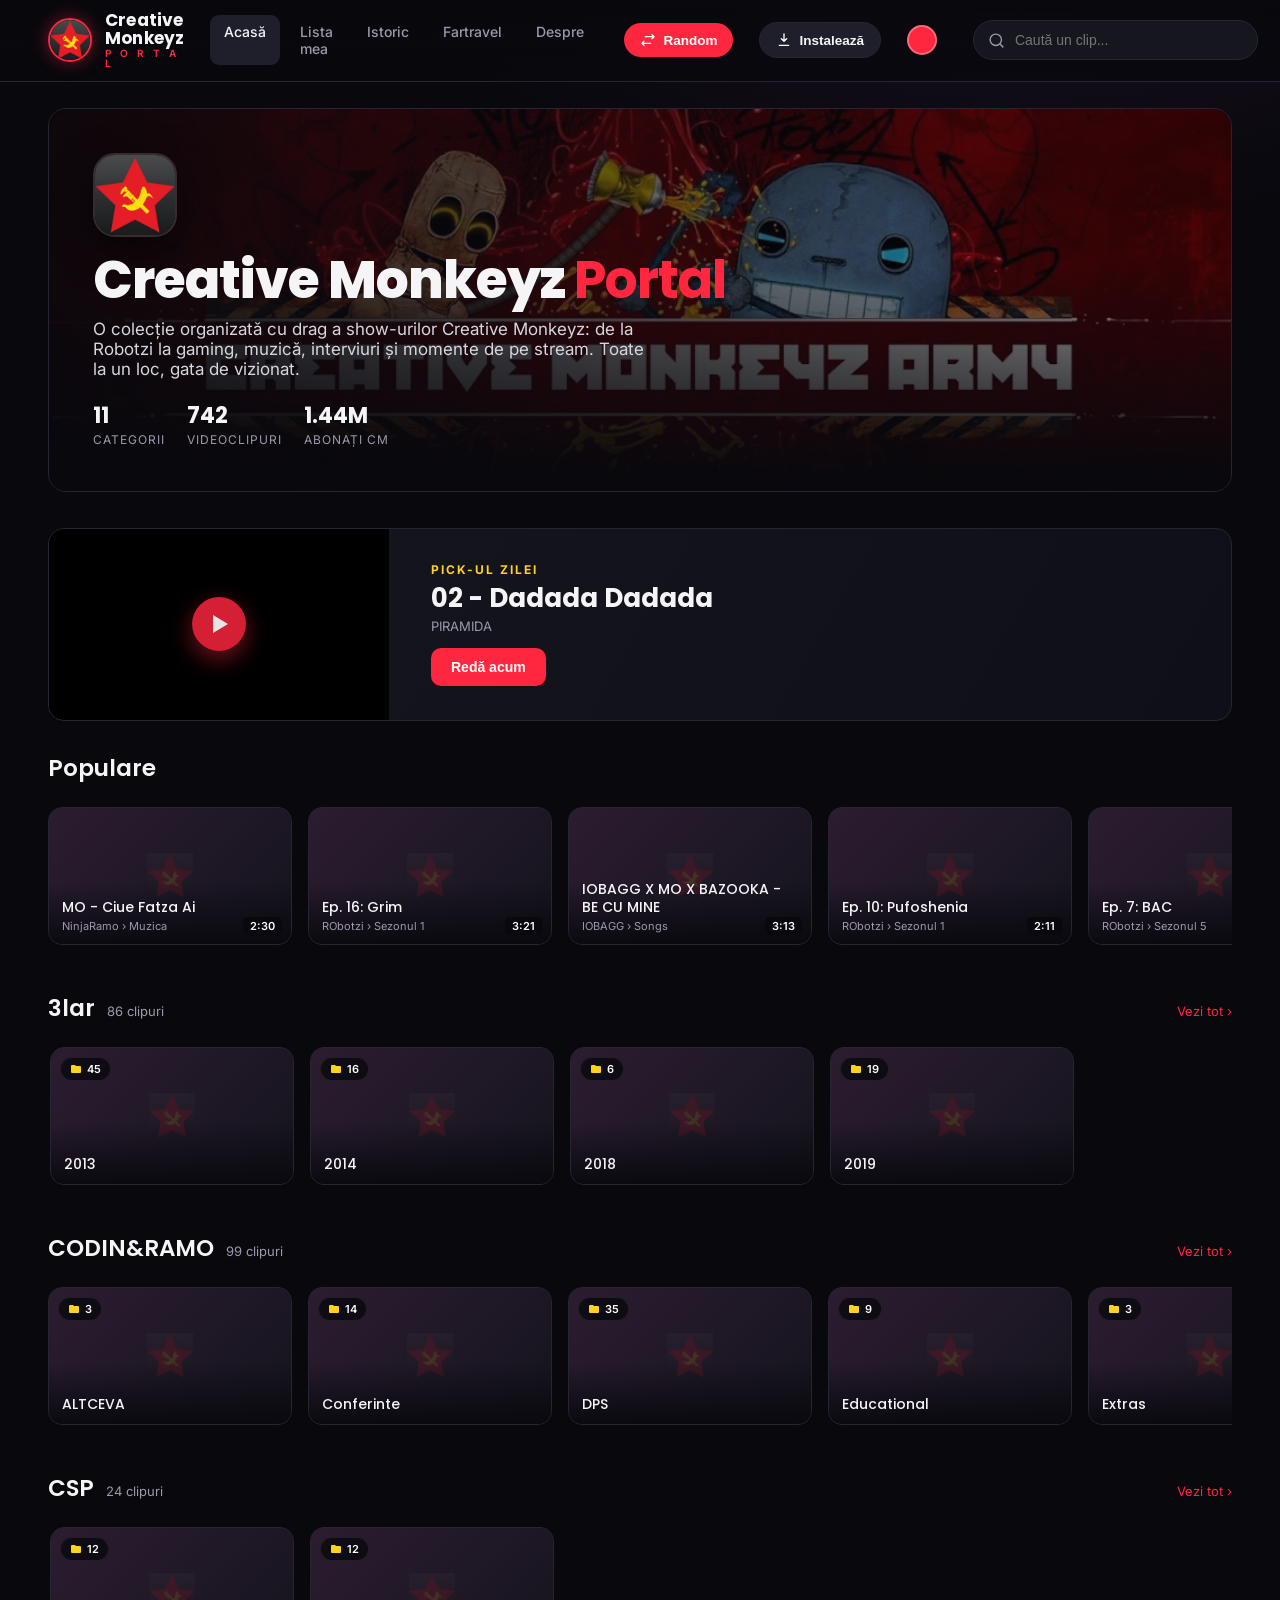
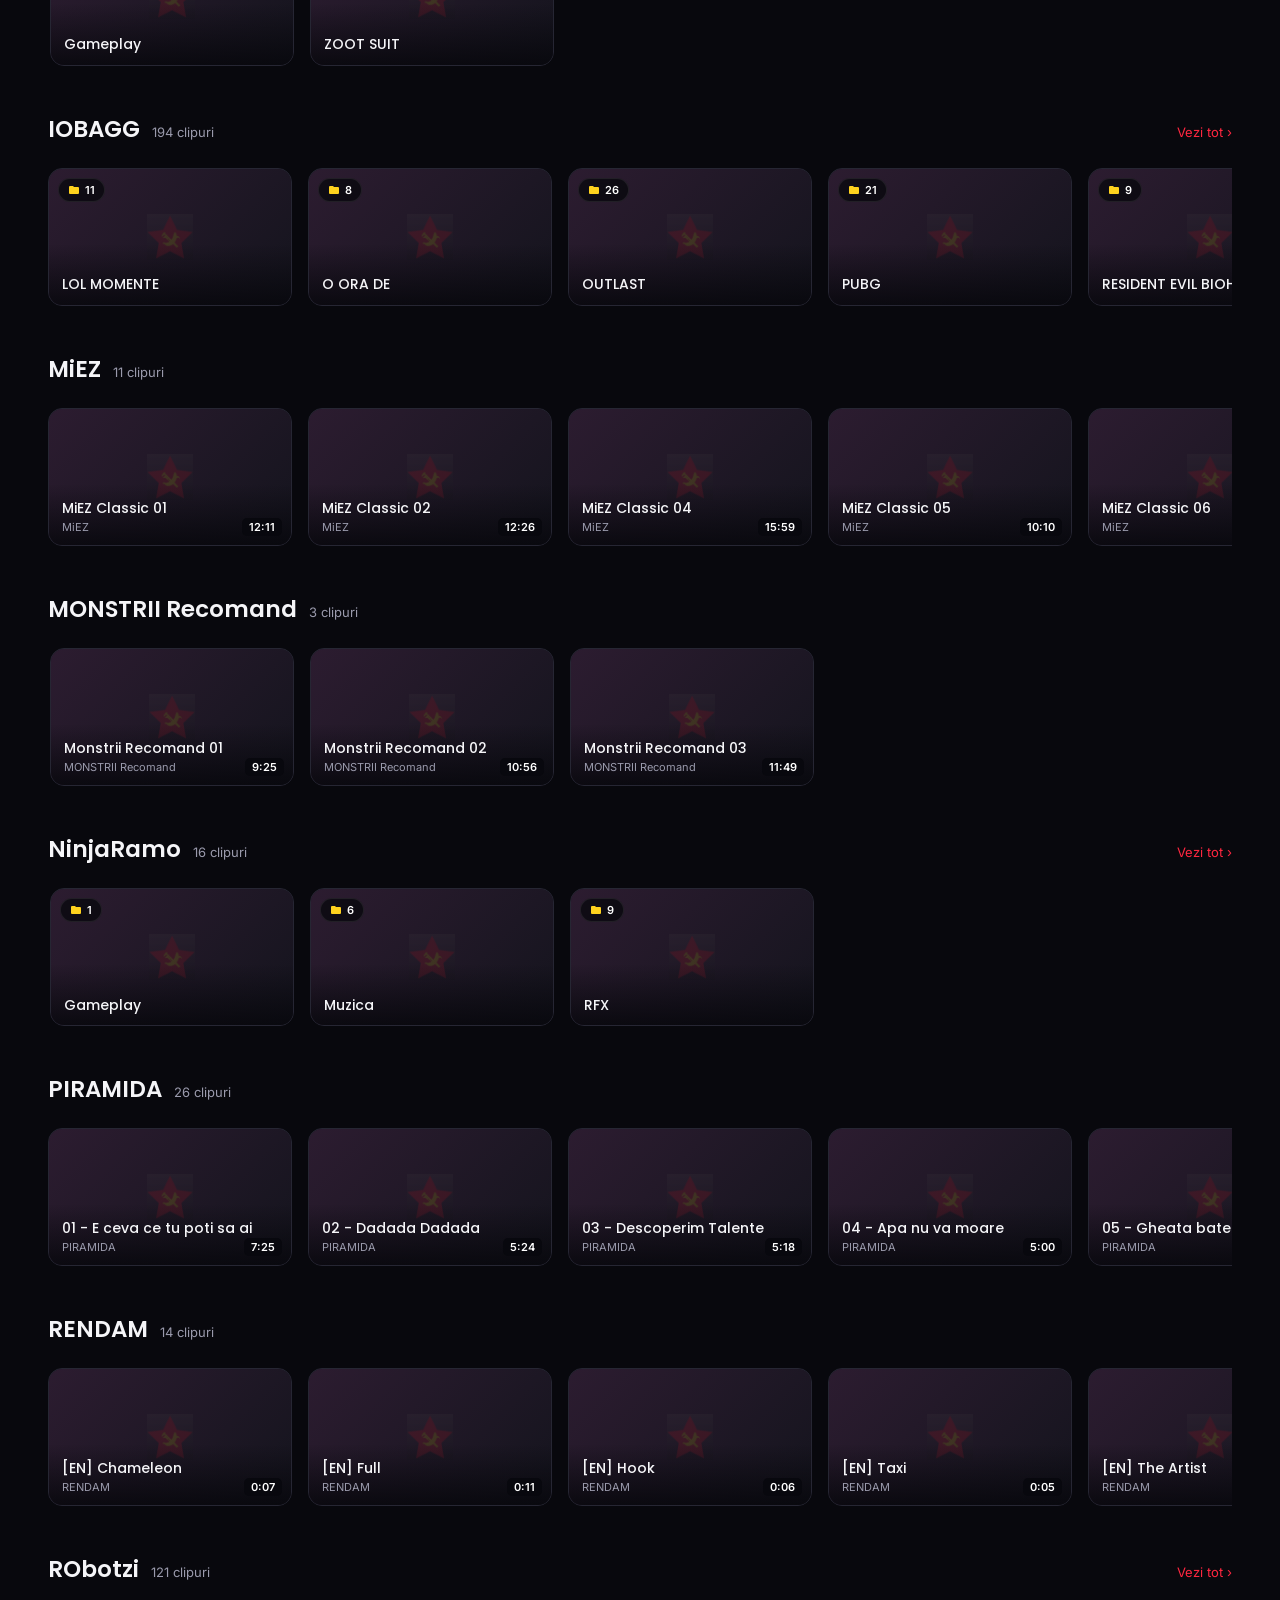
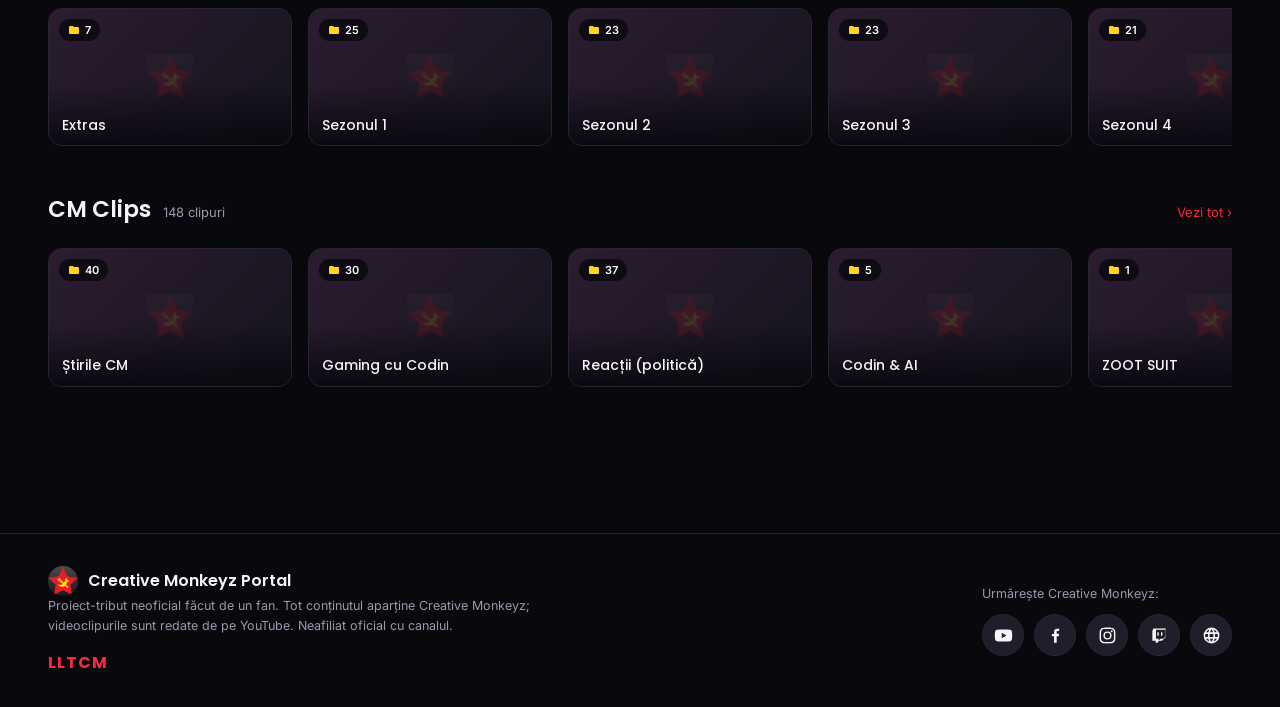
<file: index.html>
<!DOCTYPE html>
<html lang="ro">
<head>
  <meta charset="UTF-8" />
  <meta name="viewport" content="width=device-width, initial-scale=1.0" />
  <title>Creative Monkeyz Portal</title>
  <meta name="description" content="Portalul fanilor Creative Monkeyz: Robotzi, gaming, muzica, interviuri si momente de pe stream. LLTCM." />
  <link rel="icon" href="assets/cm-logo.jpg" />
  <meta property="og:type" content="website" />
  <meta property="og:site_name" content="Creative Monkeyz Portal" />
  <meta property="og:title" content="Creative Monkeyz Portal" />
  <meta property="og:description" content="Portalul fanilor Creative Monkeyz: Robotzi, gaming, muzica, interviuri si momente de pe stream. LLTCM." />
  <meta property="og:url" content="https://sorin2net.github.io/CM_Portal/" />
  <meta property="og:image" content="https://sorin2net.github.io/CM_Portal/assets/og.jpg" />
  <meta property="og:image:width" content="1200" />
  <meta property="og:image:height" content="630" />
  <meta name="twitter:card" content="summary_large_image" />
  <meta name="twitter:title" content="Creative Monkeyz Portal" />
  <meta name="twitter:description" content="Portalul fanilor Creative Monkeyz: Robotzi, gaming, muzica si multe altele. LLTCM." />
  <meta name="twitter:image" content="https://sorin2net.github.io/CM_Portal/assets/og.jpg" />
  <meta name="theme-color" content="#08080d" />
  <link rel="manifest" href="manifest.json" />
  <link rel="apple-touch-icon" href="assets/icon-192.png" />
  <script>window.__cmpInstall = null; addEventListener("beforeinstallprompt", function (e) { e.preventDefault(); window.__cmpInstall = e; }); addEventListener("appinstalled", function () { window.__cmpInstall = null; });</script>
  <link rel="preconnect" href="https://fonts.googleapis.com" />
  <link rel="preconnect" href="https://fonts.gstatic.com" crossorigin />
  <link href="https://fonts.googleapis.com/css2?family=Poppins:wght@400;500;600;700;800&family=Inter:wght@400;500;600&display=swap" rel="stylesheet" />
  <link rel="stylesheet" href="styles.css" />
</head>
<body>
  <header class="topbar" id="topbar">
    <div class="brand" id="brand">
      <img class="brand-logo" src="assets/cm-logo.jpg" alt="Creative Monkeyz" />
      <div class="brand-text">
        <span class="brand-title">Creative Monkeyz</span>
        <span class="brand-sub">P O R T A L</span>
      </div>
    </div>
    <button class="menu-btn" id="btnMenu" aria-label="Meniu">&#9776;</button>
    <nav class="nav">
      <a class="nav-link" id="navHome">Acas&#259;</a>
      <a class="nav-link" id="navFavs">Lista mea</a>
      <a class="nav-link" id="navHistory">Istoric</a>
      <a class="nav-link" id="navFartravel">Fartravel</a>
      <a class="nav-link" id="navAbout">Despre</a>
    </nav>
    <button class="pill-btn" id="btnRandom" title="Un clip la &#238;nt&#226;mplare">
      <svg viewBox="0 0 24 24" class="pill-ic"><path d="M18 4l3 3-3 3M21 7H8M6 20l-3-3 3-3M3 17h13"/></svg>
      <span>Random</span>
    </button>
    <button class="pill-btn install-btn" id="btnInstall" title="Instaleaz&#259; aplica&#539;ia">
      <svg viewBox="0 0 24 24" class="pill-ic"><path d="M12 3v11m0 0l-4-4m4 4l4-4M5 20h14"/></svg>
      <span>Instaleaz&#259;</span>
    </button>
    <button class="accent-btn" id="btnAccent" title="Culoare accent" aria-label="Culoare accent"></button>
    <div class="accent-pop" id="accentPop" hidden></div>
    <div class="search">
      <svg viewBox="0 0 24 24" class="search-ic"><path d="M21 21l-4.3-4.3M11 19a8 8 0 110-16 8 8 0 010 16z"/></svg>
      <input id="searchInput" type="search" placeholder="Caut&#259; un clip..." autocomplete="off" />
    </div>
  </header>

  <main id="content" class="content"></main>

  <footer class="site-footer" id="siteFooter"></footer>

  <div class="player-overlay" id="playerOverlay" hidden>
    <div class="player-box">
      <div class="player-header">
        <div class="player-meta">
          <span id="playerTitle" class="player-title"></span>
          <span id="playerWhere" class="player-where"></span>
        </div>
        <button class="btn-close" id="btnClose" title="Ie&#537;ire (Esc)">&times;</button>
      </div>
      <div class="player-frame" id="playerFrame"></div>
      <div class="player-controls">
        <button id="btnPrev" class="ctrl"><span>&#9664;</span> Anteriorul</button>
        <button id="btnAuto" class="ctrl ctrl-ghost">Auto-play: ON</button>
        <button id="btnNext" class="ctrl">Urm&#259;torul <span>&#9654;</span></button>
      </div>
    </div>
  </div>

  <script src="app.js"></script>
  <script>
    if ("serviceWorker" in navigator) {
      window.addEventListener("load", function () {
        navigator.serviceWorker.register("sw.js").catch(function () {});
        var refreshing = false;
        if (navigator.serviceWorker.controller) {
          navigator.serviceWorker.addEventListener("controllerchange", function () { if (refreshing) return; refreshing = true; location.reload(); });
        }
      });
    }
  </script>
</body>
</html>
</file>
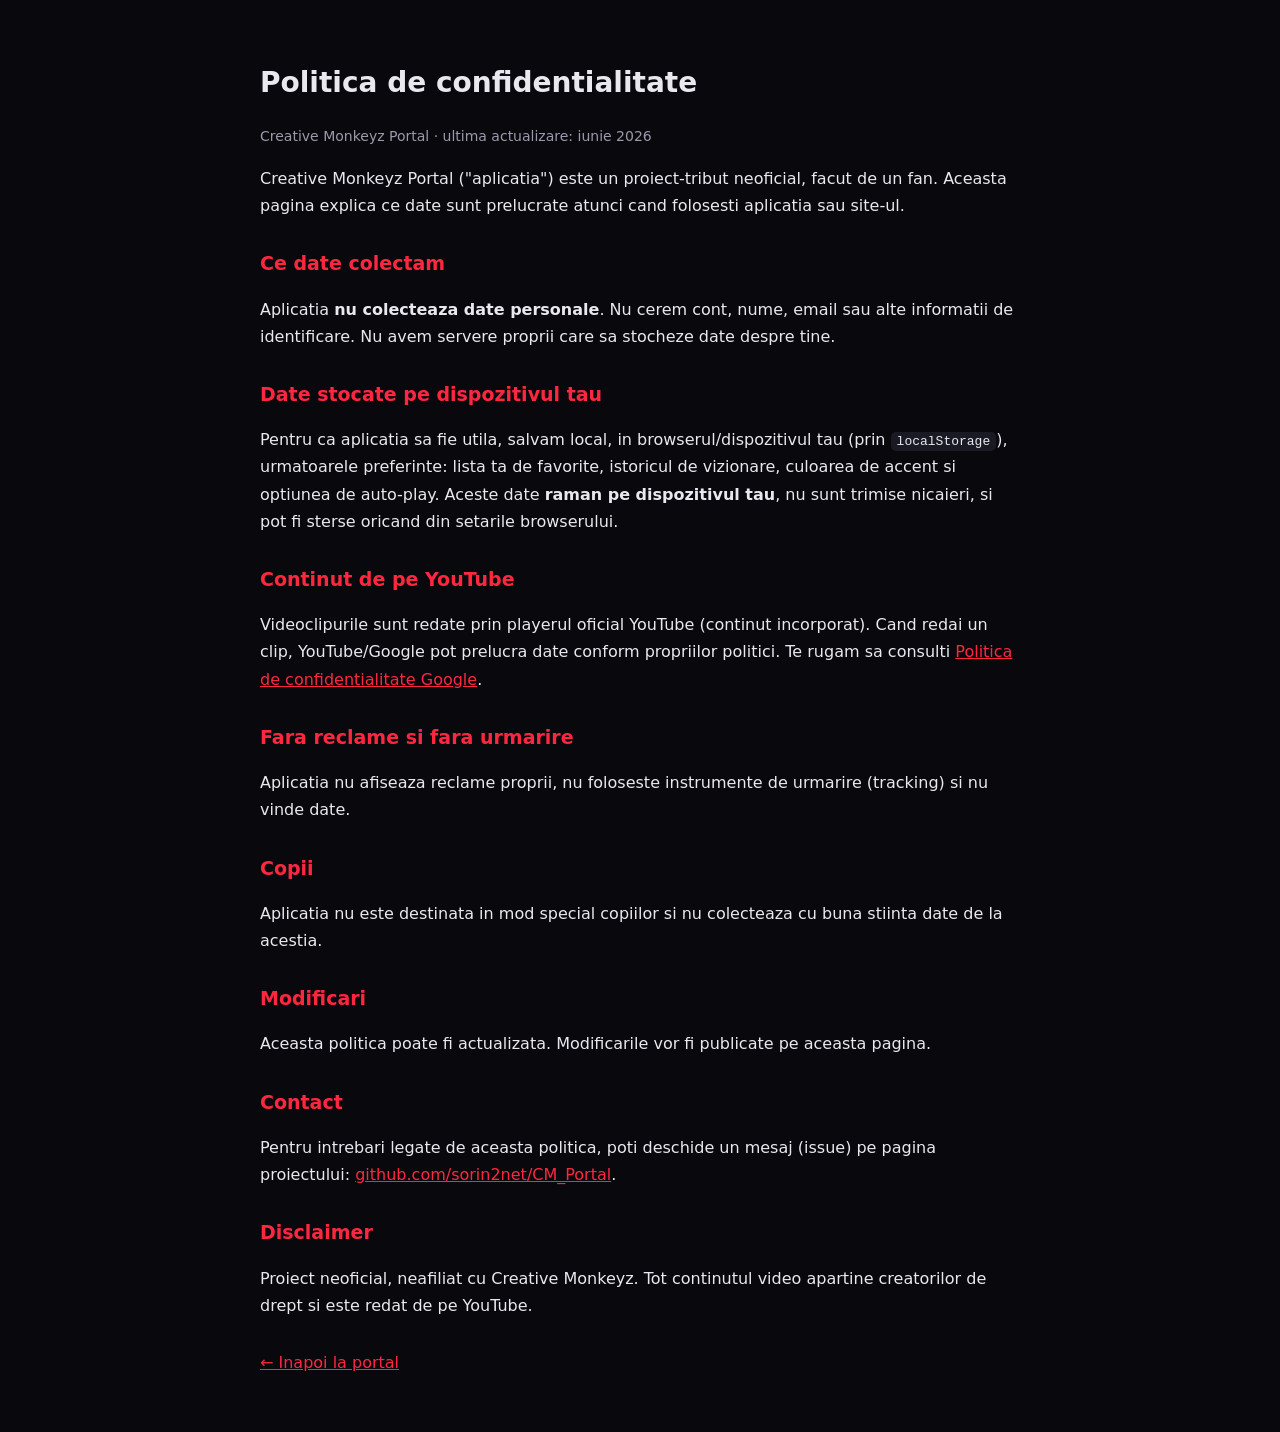
<file: privacy.html>
<!DOCTYPE html>
<html lang="ro">
<head>
  <meta charset="UTF-8" />
  <meta name="viewport" content="width=device-width, initial-scale=1.0" />
  <title>Politica de confidentialitate - Creative Monkeyz Portal</title>
  <style>
    body { background: #08080d; color: #e8e8ee; font-family: "Segoe UI", system-ui, sans-serif; line-height: 1.7; margin: 0; padding: 40px 20px; }
    .wrap { max-width: 760px; margin: 0 auto; }
    h1 { font-size: 28px; }
    h2 { font-size: 19px; margin-top: 28px; color: #ff2740; }
    a { color: #ff2740; }
    .muted { color: #9a9aac; font-size: 14px; }
    code { background: #1a1a24; padding: 2px 6px; border-radius: 5px; }
  </style>
</head>
<body>
  <div class="wrap">
    <h1>Politica de confidentialitate</h1>
    <p class="muted">Creative Monkeyz Portal &middot; ultima actualizare: iunie 2026</p>

    <p>Creative Monkeyz Portal ("aplicatia") este un proiect-tribut neoficial, facut de un fan. Aceasta pagina explica ce date sunt prelucrate atunci cand folosesti aplicatia sau site-ul.</p>

    <h2>Ce date colectam</h2>
    <p>Aplicatia <strong>nu colecteaza date personale</strong>. Nu cerem cont, nume, email sau alte informatii de identificare. Nu avem servere proprii care sa stocheze date despre tine.</p>

    <h2>Date stocate pe dispozitivul tau</h2>
    <p>Pentru ca aplicatia sa fie utila, salvam local, in browserul/dispozitivul tau (prin <code>localStorage</code>), urmatoarele preferinte: lista ta de favorite, istoricul de vizionare, culoarea de accent si optiunea de auto-play. Aceste date <strong>raman pe dispozitivul tau</strong>, nu sunt trimise nicaieri, si pot fi sterse oricand din setarile browserului.</p>

    <h2>Continut de pe YouTube</h2>
    <p>Videoclipurile sunt redate prin playerul oficial YouTube (continut incorporat). Cand redai un clip, YouTube/Google pot prelucra date conform propriilor politici. Te rugam sa consulti <a href="https://policies.google.com/privacy" target="_blank" rel="noopener">Politica de confidentialitate Google</a>.</p>

    <h2>Fara reclame si fara urmarire</h2>
    <p>Aplicatia nu afiseaza reclame proprii, nu foloseste instrumente de urmarire (tracking) si nu vinde date.</p>

    <h2>Copii</h2>
    <p>Aplicatia nu este destinata in mod special copiilor si nu colecteaza cu buna stiinta date de la acestia.</p>

    <h2>Modificari</h2>
    <p>Aceasta politica poate fi actualizata. Modificarile vor fi publicate pe aceasta pagina.</p>

    <h2>Contact</h2>
    <p>Pentru intrebari legate de aceasta politica, poti deschide un mesaj (issue) pe pagina proiectului: <a href="https://github.com/sorin2net/CM_Portal" target="_blank" rel="noopener">github.com/sorin2net/CM_Portal</a>.</p>

    <h2>Disclaimer</h2>
    <p>Proiect neoficial, neafiliat cu Creative Monkeyz. Tot continutul video apartine creatorilor de drept si este redat de pe YouTube.</p>

    <p style="margin-top:30px"><a href="./">&larr; Inapoi la portal</a></p>
  </div>
</body>
</html>
</file>
<file: styles.css>
:root {
  --bg: #08080d;
  --bg-2: #0f0f17;
  --surface: #16161f;
  --surface-2: #1f1f2b;
  --line: #262633;
  --text: #f5f5f8;
  --muted: #9a9aac;
  --red: #ff2740;
  --red-dim: #c01228;
  --yellow: #ffd21e;
  --radius: 14px;
  --shadow: 0 14px 38px rgba(0,0,0,.55);
}
* { box-sizing: border-box; margin: 0; padding: 0; }
html { scroll-behavior: smooth; }
body {
  background: radial-gradient(1200px 600px at 80% -10%, #1a1020 0%, var(--bg) 55%) fixed, var(--bg);
  color: var(--text);
  font-family: "Inter", system-ui, sans-serif;
  -webkit-font-smoothing: antialiased;
}
img { display: block; }
::selection { background: var(--red); color: #fff; }
::-webkit-scrollbar { width: 10px; height: 10px; }
::-webkit-scrollbar-thumb { background: #2c2c3c; border-radius: 8px; }
::-webkit-scrollbar-thumb:hover { background: #3a3a4e; }
::-webkit-scrollbar-track { background: transparent; }
* { scrollbar-width: thin; scrollbar-color: #2c2c3c transparent; }
:focus-visible { outline: 2px solid var(--red); outline-offset: 2px; border-radius: 6px; }
@keyframes rise { from { opacity: 0; transform: translateY(12px); } }
.hero, .featured, .section { animation: rise .35s ease backwards; }

.featured { transition: border-color .2s, transform .2s; }
.featured:hover { border-color: rgba(255,39,64,.4); }

.content { max-width: 1500px; margin: 0 auto; padding: 0 clamp(16px, 4vw, 48px) 60px; }

.topbar {
  position: sticky; top: 0; z-index: 60;
  display: flex; align-items: center; gap: 26px;
  padding: 12px clamp(16px, 4vw, 48px);
  background: linear-gradient(180deg, rgba(8,8,13,.96), rgba(8,8,13,.72));
  backdrop-filter: blur(12px);
  border-bottom: 1px solid var(--line);
}
.brand { display: flex; align-items: center; gap: 13px; cursor: pointer; user-select: none; }
.brand-logo {
  width: 44px; height: 44px; border-radius: 50%;
  border: 2px solid var(--red); object-fit: cover;
  box-shadow: 0 0 18px rgba(255,39,64,.45);
}
.brand-text { display: flex; flex-direction: column; line-height: 1.05; }
.brand-title { font-family: "Poppins"; font-weight: 700; font-size: 17px; letter-spacing: .2px; }
.brand-sub { font-size: 10px; font-weight: 600; color: var(--red); letter-spacing: 3px; }
.nav { display: flex; gap: 6px; }
.nav-link {
  cursor: pointer; padding: 8px 14px; border-radius: 9px;
  font-size: 14px; font-weight: 500; color: var(--muted); transition: .15s;
}
.nav-link:hover, .nav-link.active { color: var(--text); background: var(--surface-2); }
.search {
  margin-left: 10px; display: flex; align-items: center; gap: 8px;
  background: var(--surface); border: 1px solid var(--line); border-radius: 999px;
  padding: 0 14px; transition: border-color .15s, box-shadow .15s;
}
.search:focus-within { border-color: var(--red); box-shadow: 0 0 0 3px rgba(255,39,64,.15); }
.search-ic { width: 17px; height: 17px; fill: none; stroke: var(--muted); stroke-width: 2; stroke-linecap: round; }
.search input {
  width: 230px; max-width: 46vw; padding: 11px 2px;
  background: transparent; border: 0; outline: 0; color: var(--text); font-size: 14px;
}
.pill-btn { margin-left: auto; display: inline-flex; align-items: center; gap: 7px; background: var(--red); color: #fff; border: 0; border-radius: 999px; padding: 9px 16px; font-size: 13.5px; font-weight: 600; cursor: pointer; transition: .15s; white-space: nowrap; }
.pill-btn:hover { background: var(--red-dim); transform: translateY(-1px); }
.pill-ic { width: 16px; height: 16px; fill: none; stroke: #fff; stroke-width: 2; stroke-linecap: round; stroke-linejoin: round; }
.install-btn { margin-left: 0; background: var(--surface-2); color: var(--text); border: 1px solid var(--line); }
.install-btn:hover { background: #2b2b3a; }
.install-btn[hidden] { display: none; }

.socials { display: flex; gap: 10px; flex-wrap: wrap; }
.social { width: 42px; height: 42px; border-radius: 50%; display: grid; place-items: center; background: var(--surface-2); border: 1px solid var(--line); transition: .15s; }
.social svg { width: 19px; height: 19px; fill: var(--text); }
.social:hover { background: var(--red); border-color: var(--red); transform: translateY(-3px); }
.social:hover svg { fill: #fff; }

.fartravel { display: grid; place-items: center; padding: 8px 0 50px; }
.ft-card { max-width: 720px; width: 100%; background: linear-gradient(160deg, #221528, #101019); border: 1px solid var(--line); border-radius: 20px; padding: clamp(26px, 4vw, 46px); text-align: center; box-shadow: var(--shadow); }
.ft-logo { width: 84px; height: 84px; border-radius: 20px; margin: 0 auto 16px; display: block; object-fit: cover; box-shadow: var(--shadow); }
.ft-badge { display: inline-block; background: var(--yellow); color: #1a1a1a; font-weight: 800; font-size: 11px; letter-spacing: 2px; padding: 5px 13px; border-radius: 999px; margin-bottom: 14px; }
.ft-card h1 { font-family: "Poppins"; font-size: clamp(30px, 5vw, 48px); font-weight: 800; letter-spacing: -1px; }
.ft-card h1 b { color: var(--red); }
.ft-card p { color: #d2d2de; line-height: 1.7; margin: 14px auto; max-width: 560px; }
.ft-actions { display: flex; gap: 12px; justify-content: center; flex-wrap: wrap; margin: 24px 0 6px; }
.ft-btn { text-decoration: none; padding: 13px 26px; border-radius: 12px; font-weight: 600; font-size: 15px; background: var(--surface-2); color: var(--text); border: 1px solid var(--line); transition: .15s; }
.ft-btn.primary { background: var(--red); border-color: var(--red); color: #fff; }
.ft-btn:hover { transform: translateY(-2px); border-color: var(--red); }
.ft-tag { font-style: italic; color: var(--yellow); font-size: 16px; margin: 4px auto 2px; }
.ft-note { font-size: 12.5px; color: var(--muted); margin-top: 16px; line-height: 1.6; }
.ft-video { position: relative; aspect-ratio: 16/9; width: 100%; border-radius: 14px; overflow: hidden; margin: 24px 0 6px; background: #000; border: 1px solid var(--line); box-shadow: var(--shadow); }
.ft-video iframe { position: absolute; inset: 0; width: 100%; height: 100%; border: 0; }

.hero {
  position: relative; border-radius: 18px; overflow: hidden;
  margin: 26px 0 36px; min-height: 320px;
  display: flex; align-items: flex-end;
  border: 1px solid var(--line);
}
.hero-bg { position: absolute; inset: 0; }
.hero-bg img { width: 100%; height: 100%; object-fit: cover; filter: saturate(1.1); }
.hero::after {
  content: ""; position: absolute; inset: 0;
  background: linear-gradient(90deg, rgba(8,8,13,.92) 0%, rgba(8,8,13,.7) 40%, rgba(8,8,13,.35) 100%),
              linear-gradient(0deg, var(--bg) 2%, transparent 60%);
}
.hero-inner { position: relative; z-index: 2; padding: clamp(22px, 4vw, 44px); max-width: 760px; }
.hero-logo {
  width: 84px; height: 84px; border-radius: 22px; object-fit: cover;
  border: 2px solid rgba(255,255,255,.15); box-shadow: var(--shadow); margin-bottom: 16px;
}
.hero h1 {
  font-family: "Poppins"; font-weight: 800; font-size: clamp(30px, 5vw, 52px);
  line-height: 1.04; letter-spacing: -1px;
}
.hero h1 b { color: var(--red); }
.hero p { color: #d6d6e0; font-size: clamp(14px, 1.4vw, 17px); margin-top: 12px; max-width: 560px; }
.hero-stats { display: flex; gap: 22px; margin-top: 20px; flex-wrap: wrap; }
.hero-stat { display: flex; flex-direction: column; }
.hero-stat b { font-family: "Poppins"; font-size: 22px; font-weight: 700; }
.hero-stat span { font-size: 12px; color: var(--muted); text-transform: uppercase; letter-spacing: 1px; }

.breadcrumb { display: flex; flex-wrap: wrap; gap: 7px; align-items: center; padding: 26px 0 6px; color: var(--muted); font-size: 14px; }
.breadcrumb a { color: var(--muted); cursor: pointer; text-decoration: none; transition: .15s; }
.breadcrumb a:hover { color: var(--red); }
.breadcrumb .sep { opacity: .4; }
.breadcrumb .current { color: var(--text); font-weight: 600; }

.navbar { display: flex; align-items: center; gap: 14px; padding: 22px 0 4px; flex-wrap: wrap; }
.navbar .breadcrumb { padding: 0; }
.back-btn { display: inline-flex; align-items: center; gap: 6px; background: var(--surface); border: 1px solid var(--line); color: var(--text); border-radius: 999px; padding: 8px 16px; font-size: 14px; font-weight: 600; cursor: pointer; transition: .15s; }
.back-btn:hover { background: var(--surface-2); border-color: var(--red); color: var(--red); }

.page-head { display: flex; align-items: center; gap: 18px; margin: 8px 0 26px; flex-wrap: wrap; }
.page-head-cover { width: 130px; aspect-ratio: 16/9; border-radius: 12px; object-fit: cover; box-shadow: var(--shadow); }
.page-head h1 { font-family: "Poppins"; font-size: clamp(24px, 3.4vw, 38px); font-weight: 700; }
.page-head .sub { color: var(--muted); margin-top: 4px; font-size: 14px; }
.head-fav { margin-left: auto; display: inline-flex; align-items: center; gap: 8px; background: var(--surface-2); color: var(--text); border: 1px solid var(--line); border-radius: 999px; padding: 10px 18px; font-size: 14px; font-weight: 600; cursor: pointer; transition: .15s; white-space: nowrap; }
.head-fav svg { width: 18px; height: 18px; fill: none; stroke: currentColor; stroke-width: 2; }
.head-fav:hover { border-color: var(--red); transform: translateY(-1px); }
.head-fav.on { background: var(--red); border-color: var(--red); color: #fff; }
.head-fav.on svg { fill: #fff; stroke: #fff; }
.clear-btn { margin-left: auto; background: var(--surface); color: var(--muted); border: 1px solid var(--line); border-radius: 999px; padding: 7px 15px; font-size: 13px; font-weight: 600; cursor: pointer; transition: .15s; }
.clear-btn:hover { color: var(--red); border-color: var(--red); }

.section { margin: 30px 0; }
.section-head { display: flex; align-items: baseline; gap: 12px; margin-bottom: 16px; }
.section-head h2 { font-family: "Poppins"; font-size: clamp(18px, 2vw, 23px); font-weight: 600; }
.section-head .count { font-size: 13px; color: var(--muted); }
.section-head .more { margin-left: auto; font-size: 13px; color: var(--red); cursor: pointer; }
.section-head .more:hover { text-decoration: underline; }

.row {
  display: flex; gap: 16px; overflow-x: auto; padding: 6px 2px 16px;
  scroll-snap-type: x proximity; scrollbar-width: thin; scrollbar-color: #34344a transparent;
}
.row::-webkit-scrollbar { height: 8px; }
.row::-webkit-scrollbar-thumb { background: #2c2c3c; border-radius: 8px; }
.row .card { flex: 0 0 clamp(180px, 22vw, 244px); scroll-snap-align: start; }
.grid { display: grid; gap: 20px; grid-template-columns: repeat(auto-fill, minmax(210px, 1fr)); }

.card {
  position: relative; border-radius: var(--radius); overflow: hidden; cursor: pointer;
  background: var(--surface); border: 1px solid var(--line);
  transition: transform .2s cubic-bezier(.2,.7,.3,1), box-shadow .2s, border-color .2s;
}
.card:hover { transform: translateY(-6px) scale(1.025); box-shadow: var(--shadow); border-color: rgba(255,39,64,.55); z-index: 3; }
.cover { position: relative; aspect-ratio: 16/9; background: linear-gradient(135deg, #25253a, #12121b); overflow: hidden; }
.cover img { width: 100%; height: 100%; object-fit: cover; transition: transform .35s; }
.card:hover .cover img { transform: scale(1.07); }
.cover::after { content: ""; position: absolute; inset: 0; background: linear-gradient(0deg, rgba(7,7,12,.85) 0%, rgba(7,7,12,0) 45%); }
.cover.no-thumb { background: linear-gradient(135deg, #2c1c30, #14141d); }
.cover.no-thumb::before { content: ""; position: absolute; inset: 0; background: center / 46px no-repeat url("assets/cm-logo.jpg"); opacity: .14; }
.card-label { position: absolute; left: 0; right: 0; bottom: 0; z-index: 2; padding: 11px 13px; }
.card-title { font-family: "Poppins"; font-size: 14px; font-weight: 500; line-height: 1.3; display: -webkit-box; -webkit-line-clamp: 2; -webkit-box-orient: vertical; overflow: hidden; }
.card-where { font-size: 11px; color: var(--muted); margin-top: 3px; display: -webkit-box; -webkit-line-clamp: 1; -webkit-box-orient: vertical; overflow: hidden; }
.badge-folder {
  position: absolute; top: 9px; left: 9px; z-index: 2;
  display: inline-flex; align-items: center; gap: 5px;
  background: rgba(8,8,13,.78); backdrop-filter: blur(4px);
  color: #fff; font-size: 11px; font-weight: 600; padding: 4px 9px; border-radius: 999px;
  border: 1px solid rgba(255,255,255,.08);
}
.badge-folder svg { width: 12px; height: 12px; fill: var(--yellow); }
.badge-nolink { position: absolute; top: 9px; right: 9px; z-index: 2; background: rgba(8,8,13,.78); color: var(--yellow); font-size: 10px; font-weight: 600; padding: 3px 8px; border-radius: 6px; }
.play-badge { position: absolute; inset: 0; z-index: 2; display: grid; place-items: center; opacity: 0; transition: opacity .18s; }
.card:hover .play-badge { opacity: 1; }
.play-badge i {
  width: 54px; height: 54px; border-radius: 50%;
  background: rgba(255,39,64,.92); box-shadow: 0 8px 24px rgba(255,39,64,.5);
  display: grid; place-items: center;
}
.play-badge i::before { content: ""; border-style: solid; border-width: 9px 0 9px 15px; border-color: transparent transparent transparent #fff; margin-left: 3px; }

.about { display: grid; grid-template-columns: 1.4fr 1fr; gap: 24px; margin: 26px 0; }
.about-card { background: var(--surface); border: 1px solid var(--line); border-radius: var(--radius); padding: clamp(20px, 3vw, 32px); }
.about-card h2 { font-family: "Poppins"; font-size: 24px; margin-bottom: 14px; }
.about-card h2 b { color: var(--red); }
.about-card p { color: #cfcfdb; line-height: 1.7; margin-bottom: 12px; }
.about-card .muted { color: var(--muted); font-size: 13px; }
.credit-logo { width: 72px; height: 72px; border-radius: 50%; border: 2px solid var(--red); margin-bottom: 14px; box-shadow: 0 0 20px rgba(255,39,64,.4); }
.chip-links { display: flex; flex-wrap: wrap; gap: 10px; margin-top: 16px; }
.chip {
  display: inline-flex; align-items: center; gap: 8px; text-decoration: none;
  background: var(--surface-2); color: var(--text); border: 1px solid var(--line);
  padding: 9px 15px; border-radius: 999px; font-size: 13px; font-weight: 500; transition: .15s;
}
.chip:hover { border-color: var(--red); background: #241419; transform: translateY(-2px); }
.chip svg { width: 16px; height: 16px; fill: var(--red); }

.site-footer { border-top: 1px solid var(--line); margin-top: 40px; padding: 32px clamp(16px, 4vw, 48px); color: var(--muted); }
.footer-inner { max-width: 1500px; margin: 0 auto; display: flex; flex-wrap: wrap; gap: 18px 40px; align-items: center; justify-content: space-between; }
.footer-inner a { color: var(--muted); text-decoration: none; }
.footer-inner a:hover { color: var(--red); }
.footer-brand { display: flex; align-items: center; gap: 10px; color: var(--text); font-family: "Poppins"; font-weight: 600; }
.footer-brand img { width: 30px; height: 30px; border-radius: 50%; }
.footer-note { font-size: 12.5px; max-width: 560px; line-height: 1.6; }

.empty-msg { color: var(--muted); padding: 60px 0; text-align: center; }

.player-overlay { position: fixed; inset: 0; z-index: 100; background: rgba(4,4,8,.9); backdrop-filter: blur(8px); display: grid; place-items: center; padding: 20px; animation: fade .2s; }
@keyframes fade { from { opacity: 0; } }
.player-overlay[hidden] { display: none; }
.player-box { width: min(1120px, 96vw); background: #000; border-radius: 16px; overflow: hidden; border: 1px solid var(--line); box-shadow: var(--shadow); }
.player-header { display: flex; align-items: center; gap: 14px; padding: 14px 18px; background: var(--bg-2); }
.player-meta { flex: 1; min-width: 0; }
.player-title { display: block; font-family: "Poppins"; font-size: 16px; font-weight: 600; white-space: nowrap; overflow: hidden; text-overflow: ellipsis; }
.player-where { display: block; font-size: 12px; color: var(--muted); margin-top: 2px; }
.btn-close { background: transparent; border: 0; color: var(--muted); font-size: 28px; line-height: 1; cursor: pointer; padding: 0 4px; transition: .15s; }
.btn-close:hover { color: var(--red); }
.player-frame { position: relative; aspect-ratio: 16/9; background: #000; }
.player-frame iframe { position: absolute; inset: 0; width: 100%; height: 100%; border: 0; }
.player-empty { position: absolute; inset: 0; display: grid; place-items: center; text-align: center; padding: 30px; color: var(--muted); }
.player-empty b { color: var(--yellow); }
.player-controls { display: flex; gap: 12px; justify-content: center; padding: 16px; background: var(--bg-2); }
.ctrl { display: inline-flex; align-items: center; gap: 8px; background: var(--red); color: #fff; border: 0; border-radius: 10px; padding: 11px 20px; font-size: 14px; font-weight: 600; cursor: pointer; transition: .15s; }
.ctrl span { font-size: 11px; }
.ctrl:hover { background: var(--red-dim); transform: translateY(-1px); }
.ctrl-ghost { background: var(--surface-2); }
.ctrl-ghost:hover { background: #2b2b3a; }
.ctrl:disabled { opacity: .35; cursor: not-allowed; transform: none; background: var(--surface-2); }

.fav-btn { position: absolute; top: 9px; right: 9px; z-index: 3; width: 34px; height: 34px; border-radius: 50%; background: rgba(8,8,13,.55); border: 1px solid rgba(255,255,255,.15); display: grid; place-items: center; cursor: pointer; opacity: 0; transition: opacity .15s, transform .15s, background .15s; }
.card:hover .fav-btn, .fav-btn.on { opacity: 1; }
.fav-btn:hover { background: rgba(8,8,13,.9); transform: scale(1.12); }
.fav-btn svg { width: 18px; height: 18px; fill: none; stroke: #fff; stroke-width: 2; }
.fav-btn.on svg { fill: var(--red); stroke: var(--red); }

.row-wrap { position: relative; }
.row-arrow { position: absolute; top: 0; bottom: 16px; width: 46px; z-index: 5; border: 0; cursor: pointer; color: #fff; font-size: 30px; display: grid; place-items: center; opacity: 0; transition: opacity .15s; }
.row-wrap:hover .row-arrow { opacity: 1; }
.row-arrow:hover { color: var(--red); }
.row-arrow.left { left: 0; background: linear-gradient(90deg, rgba(8,8,13,.92), transparent); }
.row-arrow.right { right: 0; background: linear-gradient(270deg, rgba(8,8,13,.92), transparent); }

.menu-btn { display: none; align-items: center; justify-content: center; width: 42px; height: 42px; border-radius: 10px; background: var(--surface); border: 1px solid var(--line); color: var(--text); font-size: 20px; cursor: pointer; }

.accent-btn { width: 30px; height: 30px; border-radius: 50%; background: var(--red); border: 2px solid rgba(255,255,255,.3); cursor: pointer; flex: none; transition: transform .15s; }
.accent-btn:hover { transform: scale(1.12); }
.accent-pop { position: absolute; top: 100%; right: clamp(16px,4vw,48px); margin-top: 8px; z-index: 70; display: flex; gap: 8px; background: var(--surface); border: 1px solid var(--line); border-radius: 12px; padding: 10px; box-shadow: var(--shadow); }
.accent-pop[hidden] { display: none; }
.accent-dot { width: 26px; height: 26px; border-radius: 50%; border: 2px solid rgba(255,255,255,.2); cursor: pointer; transition: transform .15s; }
.accent-dot:hover { transform: scale(1.15); }

.sort-sel { margin-left: auto; background: var(--surface); color: var(--text); border: 1px solid var(--line); border-radius: 8px; padding: 7px 10px; font-size: 13px; cursor: pointer; }

.dur-badge { position: absolute; bottom: 9px; right: 9px; z-index: 3; background: rgba(8,8,13,.85); color: #fff; font-size: 11px; font-weight: 600; padding: 2px 7px; border-radius: 5px; }
.card-progress { position: absolute; left: 0; right: 0; bottom: 0; height: 4px; background: rgba(255,255,255,.22); z-index: 4; }
.card-progress i { display: block; height: 100%; background: var(--red); }

.featured { display: flex; gap: 20px; background: linear-gradient(120deg, var(--surface), var(--bg-2)); border: 1px solid var(--line); border-radius: 16px; overflow: hidden; margin: 4px 0 30px; }
.feat-thumb { position: relative; width: 340px; max-width: 42%; aspect-ratio: 16/9; flex: none; background: #000; cursor: pointer; }
.feat-thumb img { width: 100%; height: 100%; object-fit: cover; }
.feat-thumb .play-badge { opacity: .9; }
.feat-info { display: flex; flex-direction: column; justify-content: center; padding: 18px 22px; min-width: 0; }
.feat-tag { color: var(--yellow); font-weight: 700; font-size: 12px; letter-spacing: 2px; text-transform: uppercase; }
.feat-info h3 { font-family: "Poppins"; font-size: clamp(18px,2.4vw,26px); font-weight: 700; margin: 6px 0 4px; line-height: 1.2; }
.feat-where { color: var(--muted); font-size: 13px; margin-bottom: 14px; }
.feat-play { align-self: flex-start; }
@media (max-width: 600px) { .featured { flex-direction: column; } .feat-thumb { width: 100%; max-width: 100%; } }

.lltcm-drop { position: fixed; top: -40px; z-index: 9999; pointer-events: none; font-family: "Poppins", sans-serif; font-weight: 800; letter-spacing: 1px; color: var(--yellow); text-shadow: 0 2px 10px rgba(0,0,0,.7); animation: lltcm-fall linear forwards; }
@keyframes lltcm-fall { to { transform: translateY(112vh) rotate(360deg); } }
.lltcm-sign { font-family: "Poppins", sans-serif; font-weight: 700; color: var(--red); letter-spacing: 1px; margin-top: 14px; }
.cmp-toast { position: fixed; bottom: 26px; left: 50%; transform: translateX(-50%) translateY(24px); background: var(--red); color: #fff; padding: 13px 24px; border-radius: 999px; font-weight: 600; z-index: 10000; opacity: 0; transition: opacity .3s, transform .3s; box-shadow: var(--shadow); }
.cmp-toast.show { opacity: 1; transform: translateX(-50%) translateY(0); }

@media (hover: none) { .row-arrow { display: none; } .fav-btn { opacity: 1; } }
@media (max-width: 860px) { .about { grid-template-columns: 1fr; } }
@media (max-width: 620px) {
  .menu-btn { display: inline-flex; margin-left: auto; }
  .pill-btn { margin-left: 10px; padding: 9px 12px; }
  .pill-btn span { display: none; }
  .brand-text { display: none; }
  .nav { position: absolute; top: 100%; left: 0; right: 0; flex-direction: column; gap: 4px; background: var(--bg-2); border-bottom: 1px solid var(--line); padding: 10px; display: none; }
  .nav.open { display: flex; }
  .nav-link { padding: 12px 14px; }
  .grid { grid-template-columns: repeat(auto-fill, minmax(150px, 1fr)); gap: 14px; }
  .hero { min-height: 240px; }
}
</file>
